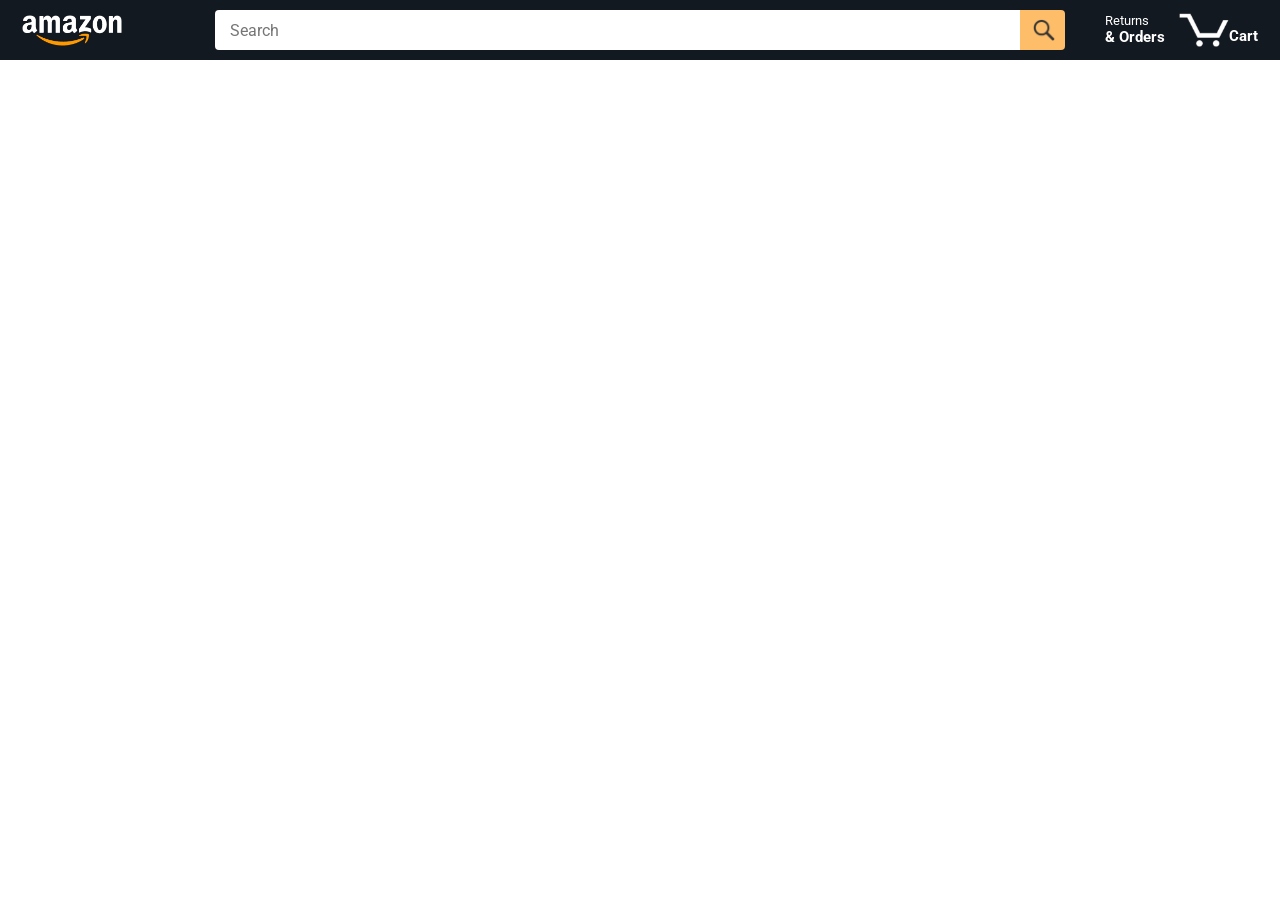
<file: index.html>
<!DOCTYPE html>
<html>
  <head>
    <title>Amazon Project</title>

    <!-- This code is needed for responsive design to work.
      (Responsive design = make the website look good on
      smaller screen sizes like a phone or a tablet). -->
    <meta name="viewport" content="width=device-width, initial-scale=1">

    <!-- Load a font called Roboto from Google Fonts. -->
    <link rel="preconnect" href="https://fonts.googleapis.com">
    <link rel="preconnect" href="https://fonts.gstatic.com" crossorigin>
    <link href="https://fonts.googleapis.com/css2?family=Roboto:wght@400;500;700&display=swap" rel="stylesheet">

    <!-- Here are the CSS files for this page. -->
    <link rel="stylesheet" href="styles/shared/general.css">
    <link rel="stylesheet" href="styles/shared/amazon-header.css">
    <link rel="stylesheet" href="styles/pages/amazon.css">
  </head>
  <body>
    <div class="amazon-header">
      <div class="amazon-header-left-section">
        <a href="amazon.html" class="header-link">
          <img class="amazon-logo"
            src="images/amazon-logo-white.png">
          <img class="amazon-mobile-logo"
            src="images/amazon-mobile-logo-white.png">
        </a>
      </div>

      <div class="amazon-header-middle-section">
        <input class="search-bar" type="text" placeholder="Search">

        <button class="search-button">
          <img class="search-icon" src="images/icons/search-icon.png">
        </button>
      </div>

      <div class="amazon-header-right-section">
        <a class="orders-link header-link" href="orders.html">
          <span class="returns-text">Returns</span>
          <span class="orders-text">& Orders</span>
        </a>

        <a class="cart-link header-link" href="checkout.html">
          <img class="cart-icon" src="images/icons/cart-icon.png">
          <div class="cart-quantity js-cart-quantity"></div>
          <div class="cart-text">Cart</div>
        </a>
      </div>
    </div>
    
    <div class="main">
      <div class="products-grid js-products-grid">
      </div>
    </div>
  <script type="module" src="scripts/amazon.js"></script>
  </body>
</html>
</file>
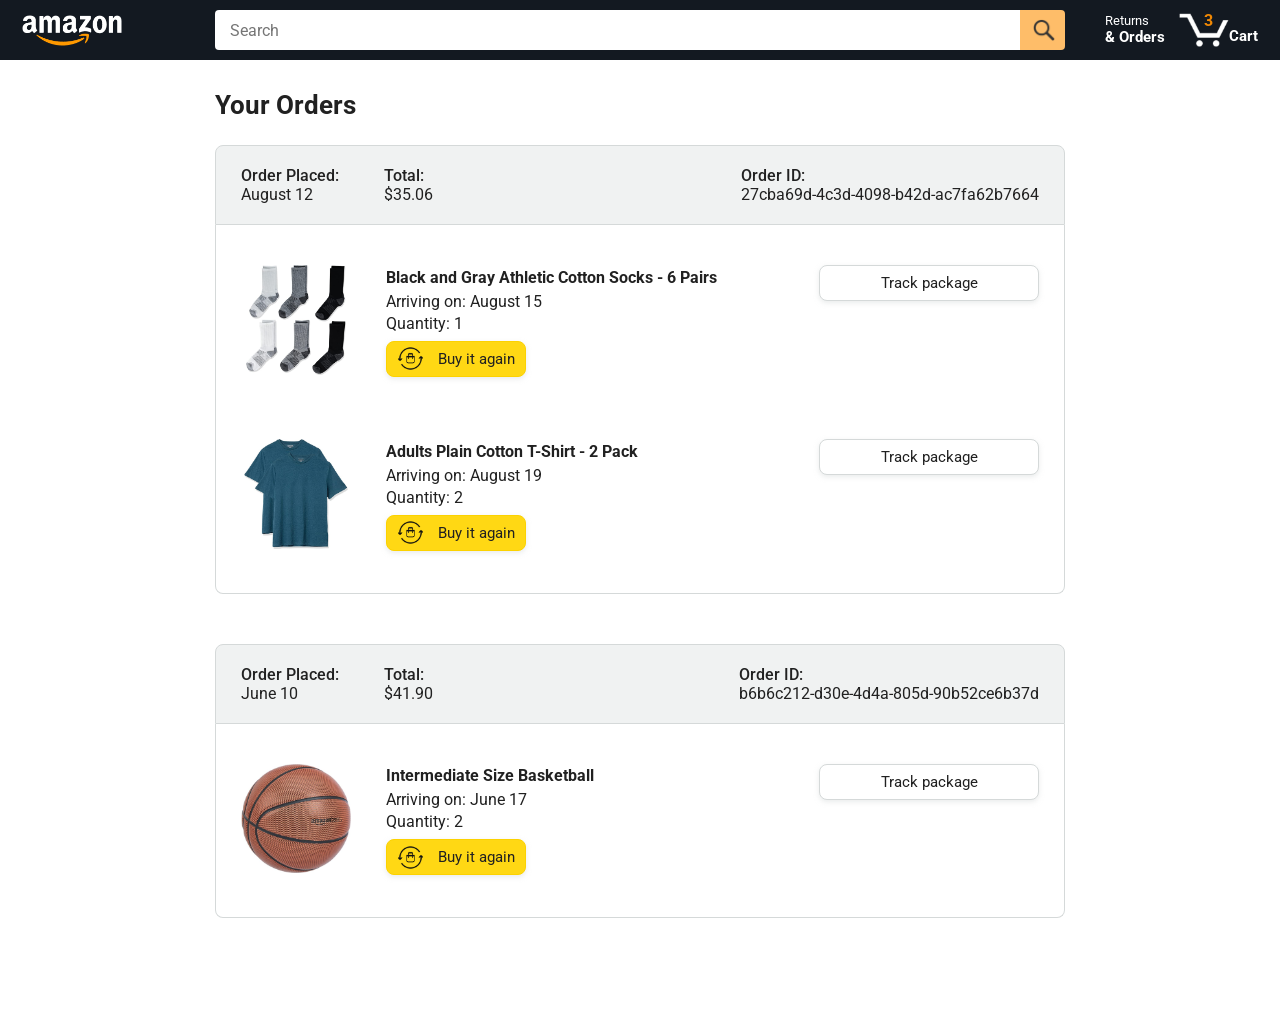
<file: orders.html>
<!DOCTYPE html>
<html>
  <head>
    <title>Orders</title>

    <!-- This code is needed for responsive design to work.
      (Responsive design = make the website look good on
      smaller screen sizes like a phone or a tablet). -->
    <meta name="viewport" content="width=device-width, initial-scale=1">

    <!-- Load a font called Roboto from Google Fonts. -->
    <link rel="preconnect" href="https://fonts.googleapis.com">
    <link rel="preconnect" href="https://fonts.gstatic.com" crossorigin>
    <link href="https://fonts.googleapis.com/css2?family=Roboto:wght@400;500;700&display=swap" rel="stylesheet">

    <!-- Here are the CSS files for this page. -->
    <link rel="stylesheet" href="styles/shared/general.css">
    <link rel="stylesheet" href="styles/shared/amazon-header.css">
    <link rel="stylesheet" href="styles/pages/orders.css">
  </head>
  <body>
    <div class="amazon-header">
      <div class="amazon-header-left-section">
        <a href="amazon.html" class="header-link">
          <img class="amazon-logo"
            src="images/amazon-logo-white.png">
          <img class="amazon-mobile-logo"
            src="images/amazon-mobile-logo-white.png">
        </a>
      </div>

      <div class="amazon-header-middle-section">
        <input class="search-bar" type="text" placeholder="Search">

        <button class="search-button">
          <img class="search-icon" src="images/icons/search-icon.png">
        </button>
      </div>

      <div class="amazon-header-right-section">
        <a class="orders-link header-link" href="orders.html">
          <span class="returns-text">Returns</span>
          <span class="orders-text">& Orders</span>
        </a>

        <a class="cart-link header-link" href="checkout.html">
          <img class="cart-icon" src="images/icons/cart-icon.png">
          <div class="cart-quantity">3</div>
          <div class="cart-text">Cart</div>
        </a>
      </div>
    </div>

    <div class="main">
      <div class="page-title">Your Orders</div>

      <div class="orders-grid">
        <div class="order-container">
          
          <div class="order-header">
            <div class="order-header-left-section">
              <div class="order-date">
                <div class="order-header-label">Order Placed:</div>
                <div>August 12</div>
              </div>
              <div class="order-total">
                <div class="order-header-label">Total:</div>
                <div>$35.06</div>
              </div>
            </div>

            <div class="order-header-right-section">
              <div class="order-header-label">Order ID:</div>
              <div>27cba69d-4c3d-4098-b42d-ac7fa62b7664</div>
            </div>
          </div>

          <div class="order-details-grid">
            <div class="product-image-container">
              <img src="images/products/athletic-cotton-socks-6-pairs.jpg">
            </div>

            <div class="product-details">
              <div class="product-name">
                Black and Gray Athletic Cotton Socks - 6 Pairs
              </div>
              <div class="product-delivery-date">
                Arriving on: August 15
              </div>
              <div class="product-quantity">
                Quantity: 1
              </div>
              <button class="buy-again-button button-primary">
                <img class="buy-again-icon" src="images/icons/buy-again.png">
                <span class="buy-again-message">Buy it again</span>
              </button>
            </div>

            <div class="product-actions">
              <a href="tracking.html?orderId=123&productId=456">
                <button class="track-package-button button-secondary">
                  Track package
                </button>
              </a>
            </div>

            <div class="product-image-container">
              <img src="images/products/adults-plain-cotton-tshirt-2-pack-teal.jpg">
            </div>

            <div class="product-details">
              <div class="product-name">
                Adults Plain Cotton T-Shirt - 2 Pack
              </div>
              <div class="product-delivery-date">
                Arriving on: August 19
              </div>
              <div class="product-quantity">
                Quantity: 2
              </div>
              <button class="buy-again-button button-primary">
                <img class="buy-again-icon" src="images/icons/buy-again.png">
                <span class="buy-again-message">Buy it again</span>
              </button>
            </div>

            <div class="product-actions">
              <a href="tracking.html">
                <button class="track-package-button button-secondary">
                  Track package
                </button>
              </a>
            </div>
          </div>
        </div>

        <div class="order-container">

          <div class="order-header">
            <div class="order-header-left-section">
              <div class="order-date">
                <div class="order-header-label">Order Placed:</div>
                <div>June 10</div>
              </div>
              <div class="order-total">
                <div class="order-header-label">Total:</div>
                <div>$41.90</div>
              </div>
            </div>

            <div class="order-header-right-section">
              <div class="order-header-label">Order ID:</div>
              <div>b6b6c212-d30e-4d4a-805d-90b52ce6b37d</div>
            </div>
          </div>

          <div class="order-details-grid">
            <div class="product-image-container">
              <img src="images/products/intermediate-composite-basketball.jpg">
            </div>

            <div class="product-details">
              <div class="product-name">
                Intermediate Size Basketball
              </div>
              <div class="product-delivery-date">
                Arriving on: June 17
              </div>
              <div class="product-quantity">
                Quantity: 2
              </div>
              <button class="buy-again-button button-primary">
                <img class="buy-again-icon" src="images/icons/buy-again.png">
                <span class="buy-again-message">Buy it again</span>
              </button>
            </div>

            <div class="product-actions">
              <a href="tracking.html">
                <button class="track-package-button button-secondary">
                  Track package
                </button>
              </a>
            </div>
          </div>
        </div>
      </div>
    </div>
  </body>
</html>
</file>
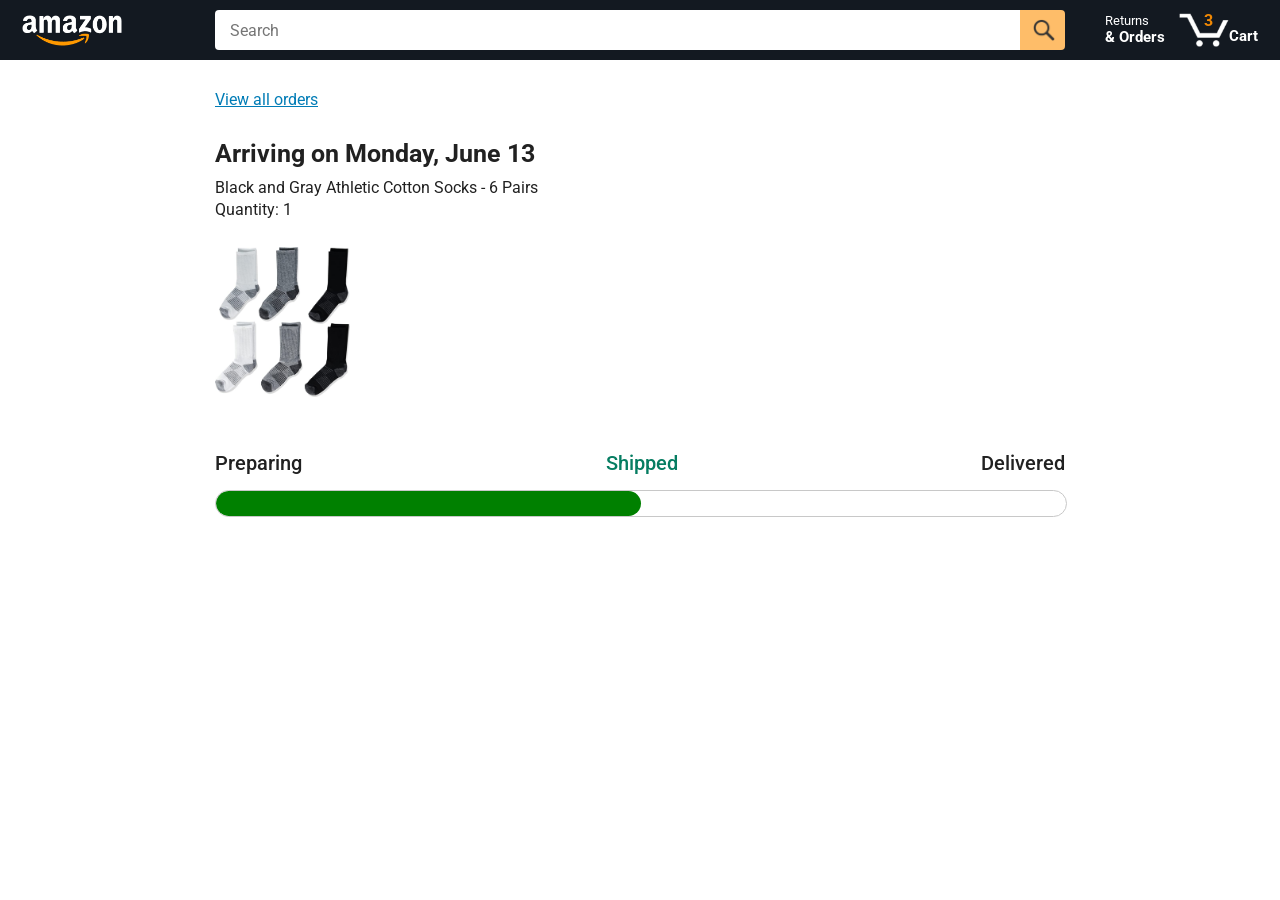
<file: tracking.html>
<!DOCTYPE html>
<html>
  <head>
    <title>Tracking</title>

    <!-- This code is needed for responsive design to work.
      (Responsive design = make the website look good on
      smaller screen sizes like a phone or a tablet). -->
    <meta name="viewport" content="width=device-width, initial-scale=1">

    <!-- Load a font called Roboto from Google Fonts. -->
    <link rel="preconnect" href="https://fonts.googleapis.com">
    <link rel="preconnect" href="https://fonts.gstatic.com" crossorigin>
    <link href="https://fonts.googleapis.com/css2?family=Roboto:wght@400;500;700&display=swap" rel="stylesheet">

    <!-- Here are the CSS files for this page. -->
    <link rel="stylesheet" href="styles/shared/general.css">
    <link rel="stylesheet" href="styles/shared/amazon-header.css">
    <link rel="stylesheet" href="styles/pages/tracking.css">
  </head>
  <body>
    <div class="amazon-header">
      <div class="amazon-header-left-section">
        <a href="amazon.html" class="header-link">
          <img class="amazon-logo"
            src="images/amazon-logo-white.png">
          <img class="amazon-mobile-logo"
            src="images/amazon-mobile-logo-white.png">
        </a>
      </div>

      <div class="amazon-header-middle-section">
        <input class="search-bar" type="text" placeholder="Search">

        <button class="search-button">
          <img class="search-icon" src="images/icons/search-icon.png">
        </button>
      </div>

      <div class="amazon-header-right-section">
        <a class="orders-link header-link" href="orders.html">
          <span class="returns-text">Returns</span>
          <span class="orders-text">& Orders</span>
        </a>

        <a class="cart-link header-link" href="checkout.html">
          <img class="cart-icon" src="images/icons/cart-icon.png">
          <div class="cart-quantity">3</div>
          <div class="cart-text">Cart</div>
        </a>
      </div>
    </div>

    <div class="main">
      <div class="order-tracking">
        <a class="back-to-orders-link link-primary" href="orders.html">
          View all orders
        </a>

        <div class="delivery-date">
          Arriving on Monday, June 13
        </div>

        <div class="product-info">
          Black and Gray Athletic Cotton Socks - 6 Pairs
        </div>

        <div class="product-info">
          Quantity: 1
        </div>

        <img class="product-image" src="images/products/athletic-cotton-socks-6-pairs.jpg">

        <div class="progress-labels-container">
          <div class="progress-label">
            Preparing
          </div>
          <div class="progress-label current-status">
            Shipped
          </div>
          <div class="progress-label">
            Delivered
          </div>
        </div>

        <div class="progress-bar-container">
          <div class="progress-bar"></div>
        </div>
      </div>
    </div>

    <script>
      const url = new URL(window.location.href);
      url.searchParams.get('orderId')
    </script>

  </body>
</html>
</file>
<file: styles/shared/general.css>
body {
  font-family: Roboto, Arial;
  color: rgb(33, 33, 33);
  /* The <body> element has a default margin of 8px
     on all sides. This removes the default margins. */
  margin: 0;
}

/* <p> elements have a default margin on the top
   and bottom. This removes the default margins. */
p {
  margin: 0;
}

button {
  cursor: pointer;
}

select {
  cursor: pointer;
}

input, select, button {
  font-family: Roboto, Arial;
}

.button-primary {
  color: rgb(33, 33, 33);
  background-color: rgb(255, 216, 20);
  border: 1px solid rgb(252, 210, 0);
  border-radius: 8px;
  cursor: pointer;
  box-shadow: 0 2px 5px rgba(213, 217, 217, 0.5);
}

.button-primary:hover {
  background-color: rgb(247, 202, 0);
  border: 1px solid rgb(242, 194, 0);
}

.button-primary:active {
  background: rgb(255, 216, 20);
  border-color: rgb(252, 210, 0);
  box-shadow: none;
}

.button-secondary {
  color: rgb(33, 33, 33);
  background: white;
  border: 1px solid rgb(213, 217, 217);
  border-radius: 8px;
  cursor: pointer;
  box-shadow: 0 2px 5px rgba(213, 217, 217, 0.5);
}

.button-secondary:hover {
  background-color: rgb(247, 250, 250);
}

.button-secondary:active {
  background-color: rgb(237, 253, 255);
  box-shadow: none;
}

/* These styles will limit text to 2 lines. Anything
   beyond 2 lines will be replaced with "..."
   You can find this code by using an A.I. tool or by
   searching in Google.
   https://css-tricks.com/almanac/properties/l/line-clamp/ */
.limit-text-to-2-lines {
  display: -webkit-box;
  -webkit-line-clamp: 2;
  -webkit-box-orient: vertical;
  overflow: hidden;
}

.link-primary {
  color: rgb(1, 124, 182);
  cursor: pointer;
}

.link-primary:hover {
  color: rgb(196, 80, 0);
}

/* Styles for dropdown selectors. */
select {
  color: rgb(33, 33, 33);
  background-color: rgb(240, 240, 240);
  border: 1px solid rgb(213, 217, 217);
  border-radius: 8px;
  padding: 3px 5px;
  font-size: 15px;
  cursor: pointer;
  box-shadow: 0 2px 5px rgba(213, 217, 217, 0.5);
}

select:focus,
input:focus {
  outline: 2px solid rgb(255, 153, 0);
}
</file>
<file: styles/shared/amazon-header.css>
.amazon-header {
  background-color: rgb(19, 25, 33);
  color: white;
  padding-left: 15px;
  padding-right: 15px;

  display: flex;
  align-items: center;
  justify-content: space-between;

  position: fixed;
  top: 0;
  left: 0;
  right: 0;
  height: 60px;
}

.amazon-header-left-section {
  width: 180px;
}

@media (max-width: 800px) {
  .amazon-header-left-section {
    width: unset;
  }
}

.header-link {
  display: inline-block;
  padding: 6px;
  border-radius: 2px;
  cursor: pointer;
  text-decoration: none;
  border: 1px solid rgba(0, 0, 0, 0);
}

.header-link:hover {
  border: 1px solid white;
}

.amazon-logo {
  width: 100px;
  margin-top: 5px;
}

.amazon-mobile-logo {
  display: none;
}

@media (max-width: 575px) {
  .amazon-logo {
    display: none;
  }

  .amazon-mobile-logo {
    display: block;
    height: 35px;
    margin-top: 5px;
  }
}

.amazon-header-middle-section {
  flex: 1;
  max-width: 850px;
  margin-left: 10px;
  margin-right: 10px;
  display: flex;
}

.search-bar {
  flex: 1;
  width: 0;
  font-size: 16px;
  height: 38px;
  padding-left: 15px;
  border: none;
  border-top-left-radius: 4px;
  border-bottom-left-radius: 4px;
  border-top-right-radius: 0;
  border-bottom-right-radius: 0;
}

.search-button {
  background-color: rgb(254, 189, 105);
  border: none;
  width: 45px;
  height: 40px;
  border-top-right-radius: 4px;
  border-bottom-right-radius: 4px;
  flex-shrink: 0;
}

.search-icon {
  height: 22px;
  margin-left: 2px;
  margin-top: 3px;
}

.amazon-header-right-section {
  width: 180px;
  flex-shrink: 0;
  display: flex;
  justify-content: end;
}

.orders-link {
  color: white;
}

.returns-text {
  display: block;
  font-size: 13px;
}

.orders-text {
  display: block;
  font-size: 15px;
  font-weight: 700;
}

.cart-link {
  color: white;
  display: flex;
  align-items: center;
  position: relative;
}

.cart-icon {
  width: 50px;
}

.cart-text {
  margin-top: 12px;
  font-size: 15px;
  font-weight: 700;
}

.cart-quantity {
  color: rgb(240, 136, 4);
  font-size: 16px;
  font-weight: 700;

  position: absolute;
  top: 4px;
  left: 22px;
  
  width: 26px;
  text-align: center;
}
</file>
<file: styles/pages/amazon.css>
.main {
  margin-top: 60px;
}

.products-grid {
  display: grid;

  /* - In CSS Grid, 1fr means a column will take up the
       remaining space in the grid.
     - If we write 1fr 1fr ... 1fr; 8 times, this will
       divide the grid into 8 columns, each taking up an
       equal amount of the space.
     - repeat(8, 1fr); is a shortcut for repeating "1fr"
       8 times (instead of typing out "1fr" 8 times).
       repeat(...) is a special property that works with
       display: grid; */
  grid-template-columns: repeat(8, 1fr);
}

/* @media is used to create responsive design (making the
   website look good on any screen size). This @media
   means when the screen width is 2000px or less, we
   will divide the grid into 7 columns instead of 8. */
@media (max-width: 2000px) {
  .products-grid {
    grid-template-columns: repeat(7, 1fr);
  }
}

/* This @media means when the screen width is 1600px or
   less, we will divide the grid into 6 columns. */
@media (max-width: 1600px) {
  .products-grid {
    grid-template-columns: repeat(6, 1fr);
  }
}

@media (max-width: 1300px) {
  .products-grid {
    grid-template-columns: repeat(5, 1fr);
  }
}

@media (max-width: 1000px) {
  .products-grid {
    grid-template-columns: repeat(4, 1fr);
  }
}

@media (max-width: 800px) {
  .products-grid {
    grid-template-columns: repeat(3, 1fr);
  }
}

@media (max-width: 575px) {
  .products-grid {
    grid-template-columns: repeat(2, 1fr);
  }
}

@media (max-width: 450px) {
  .products-grid {
    grid-template-columns: 1fr;
  }
}

.product-container {
  padding-top: 40px;
  padding-bottom: 25px;
  padding-left: 25px;
  padding-right: 25px;

  border-right: 1px solid rgb(231, 231, 231);
  border-bottom: 1px solid rgb(231, 231, 231);

  display: flex;
  flex-direction: column;
}

.product-image-container {
  display: flex;
  justify-content: center;
  align-items: center;

  height: 180px;
  margin-bottom: 20px;
}

.product-image {
  /* Images will overflow their container by default. To
    prevent this, we set max-width and max-height to 100%
    so they stay inside their container. */
  max-width: 100%;
  max-height: 100%;
}

.product-name {
  height: 40px;
  margin-bottom: 5px;
}

.product-rating-container {
  display: flex;
  align-items: center;
  margin-bottom: 10px;
}

.product-rating-stars {
  width: 100px;
  margin-right: 6px;
}

.product-rating-count {
  color: rgb(1, 124, 182);
  cursor: pointer;
  margin-top: 3px;
}

.product-price {
  font-weight: 700;
  margin-bottom: 10px;
}

.product-quantity-container {
  margin-bottom: 17px;
}

.product-spacer {
  flex: 1;
}

.added-to-cart {
  color: rgb(6, 125, 98);
  font-size: 16px;

  display: flex;
  align-items: center;
  margin-bottom: 8px;

  /* At first, the "Added to cart" message will
     be invisible. Use JavaScript to change the
     opacity and make it visible. */
  opacity: 0;
}

.added-to-cart img {
  height: 20px;
  margin-right: 5px;
}

.add-to-cart-button {
  width: 100%;
  padding: 8px;
  border-radius: 50px;
}
</file>
<file: styles/pages/orders.css>
.main {
  max-width: 850px;
  margin-top: 90px;
  margin-bottom: 100px;
  padding-left: 20px;
  padding-right: 20px;

  /* margin-left: auto;
     margin-right auto;
     Is a trick for centering an element horizontally
     without needing a container. */
  margin-left: auto;
  margin-right: auto;
}

.page-title {
  font-weight: 700;
  font-size: 26px;
  margin-bottom: 25px;
}

.orders-grid {
  display: grid;
  grid-template-columns: 1fr;
  row-gap: 50px;
}

.order-header {
  background-color: rgb(240, 242, 242);
  border: 1px solid rgb(213, 217, 217);

  display: flex;
  align-items: center;
  justify-content: space-between;

  padding: 20px 25px;
  border-top-left-radius: 8px;
  border-top-right-radius: 8px;
}

.order-header-left-section {
  display: flex;
  flex-shrink: 0;
}

.order-header-label {
  font-weight: 500;
}

.order-date,
.order-total {
  margin-right: 45px;
}

.order-header-right-section {
  flex-shrink: 1;
}

@media (max-width: 575px) {
  .order-header {
    flex-direction: column;
    align-items: start;
    line-height: 23px;
    padding: 15px;
  }

  .order-header-left-section {
    flex-direction: column;
  }

  .order-header-label {
    margin-right: 5px;
  }

  .order-date,
  .order-total {
    display: grid;
    grid-template-columns: auto 1fr;
    margin-right: 0;
  }

  .order-header-right-section {
    display: grid;
    grid-template-columns: auto 1fr;
  }
}

.order-details-grid {
  padding: 40px 25px;
  border: 1px solid rgb(213, 217, 217);
  border-top: none;
  border-bottom-left-radius: 8px;
  border-bottom-right-radius: 8px;

  display: grid;
  grid-template-columns: 110px 1fr 220px;
  column-gap: 35px;
  row-gap: 60px;
  align-items: center;
}

@media (max-width: 800px) {
  .order-details-grid {
    grid-template-columns: 110px 1fr;
    row-gap: 0;
    padding-bottom: 8px;
  }
}

@media (max-width: 450px) {
  .order-details-grid {
    grid-template-columns: 1fr;
  }
}

.product-image-container {
  text-align: center;
}

.product-image-container img {
  max-width: 110px;
  max-height: 110px;
}

.product-name {
  font-weight: 700;
  margin-bottom: 5px;
}

.product-delivery-date {
  margin-bottom: 3px;
}

.product-quantity {
  margin-bottom: 8px;
}

.buy-again-button {
  font-size: 15px;
  width: 140px;
  height: 36px;
  border-radius: 8px;

  display: flex;
  align-items: center;
  justify-content: center;
}

.buy-again-icon {
  width: 25px;
  margin-right: 15px;
}

.product-actions {
  align-self: start;
}

.track-package-button {
  width: 100%;
  font-size: 15px;
  padding: 8px;
}

@media (max-width: 800px) {
  .buy-again-button {
    margin-bottom: 10px;
  }

  .product-actions {
    /* grid-column: 2 means this element will be placed
       in column 2 in the grid. (Normally, the column that
       an element is placed in is determined by the order
       of the elements in the HTML. grid-column overrides
       this default ordering). */
    grid-column: 2;
    margin-bottom: 30px;
  }

  .track-package-button {
    width: 140px;
  }
}

@media (max-width: 450px) {
  .product-image-container {
    text-align: center;
    margin-bottom: 25px;
  }

  .product-image-container img {
    max-width: 150px;
    max-height: 150px;
  }

  .product-name {
    margin-bottom: 10px;
  }

  .product-quantity {
    margin-bottom: 15px;
  }

  .buy-again-button {
    width: 100%;
    margin-bottom: 15px;
  }

  .product-actions {
    /* grid-column: auto; undos grid-column: 2; from above.
       This element will now be placed in its normal column
       in the grid. */
    grid-column: auto;
    margin-bottom: 70px;
  }

  .track-package-button {
    width: 100%;
    padding: 12px;
  }
}
</file>
<file: styles/pages/tracking.css>
.main {
  max-width: 850px;
  margin-top: 90px;
  margin-bottom: 100px;
  padding-left: 30px;
  padding-right: 30px;

  /* margin-left: auto;
     margin-right auto;
     Is a trick for centering an element horizontally
     without needing a container. */
  margin-left: auto;
  margin-right: auto;
}

.back-to-orders-link {
  display: inline-block;
  margin-bottom: 30px;
}

.delivery-date {
  font-size: 25px;
  font-weight: 700;
  margin-bottom: 10px;
}

.product-info {
  margin-bottom: 3px;
}

.product-image {
  max-width: 150px;
  max-height: 150px;
  margin-top: 25px;
  margin-bottom: 50px;
}

.progress-labels-container {
  display: flex;
  justify-content: space-between;
  font-size: 20px;
  font-weight: 500;
  margin-bottom: 15px;
}

.current-status {
  color: rgb(6, 125, 98);
}

@media (max-width: 575px) {
  .progress-labels-container {
    font-size: 16px;
  }
}

@media (max-width: 450px) {
  .progress-labels-container {
    flex-direction: column;
    margin-bottom: 5px;
  }

  .progress-label {
    margin-bottom: 3px;
  }
}

.progress-bar-container {
  height: 25px;
  width: 100%;

  border: 1px solid rgb(200, 200, 200);
  border-radius: 50px;
  overflow: hidden;
}

.progress-bar {
  height: 100%;
  background-color: green;
  border-radius: 50px;
  width: 50%;
}
</file>
